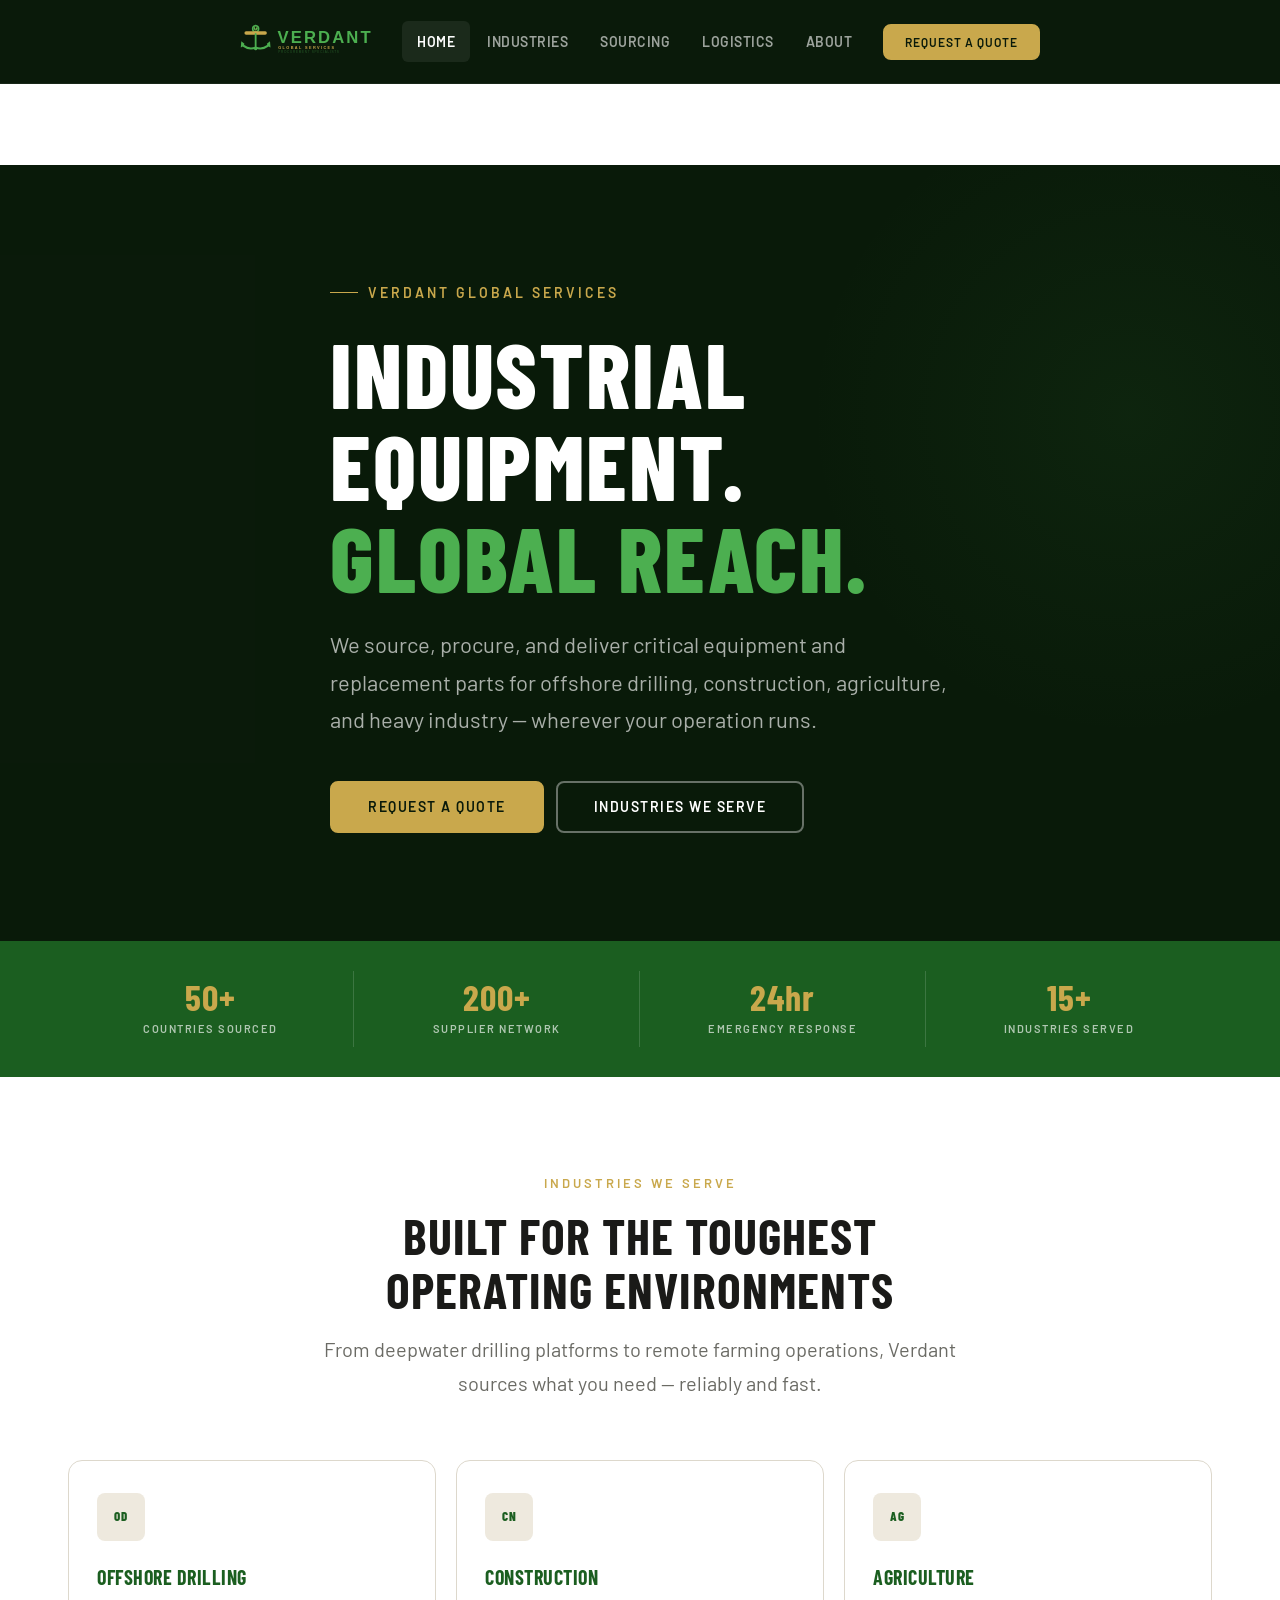
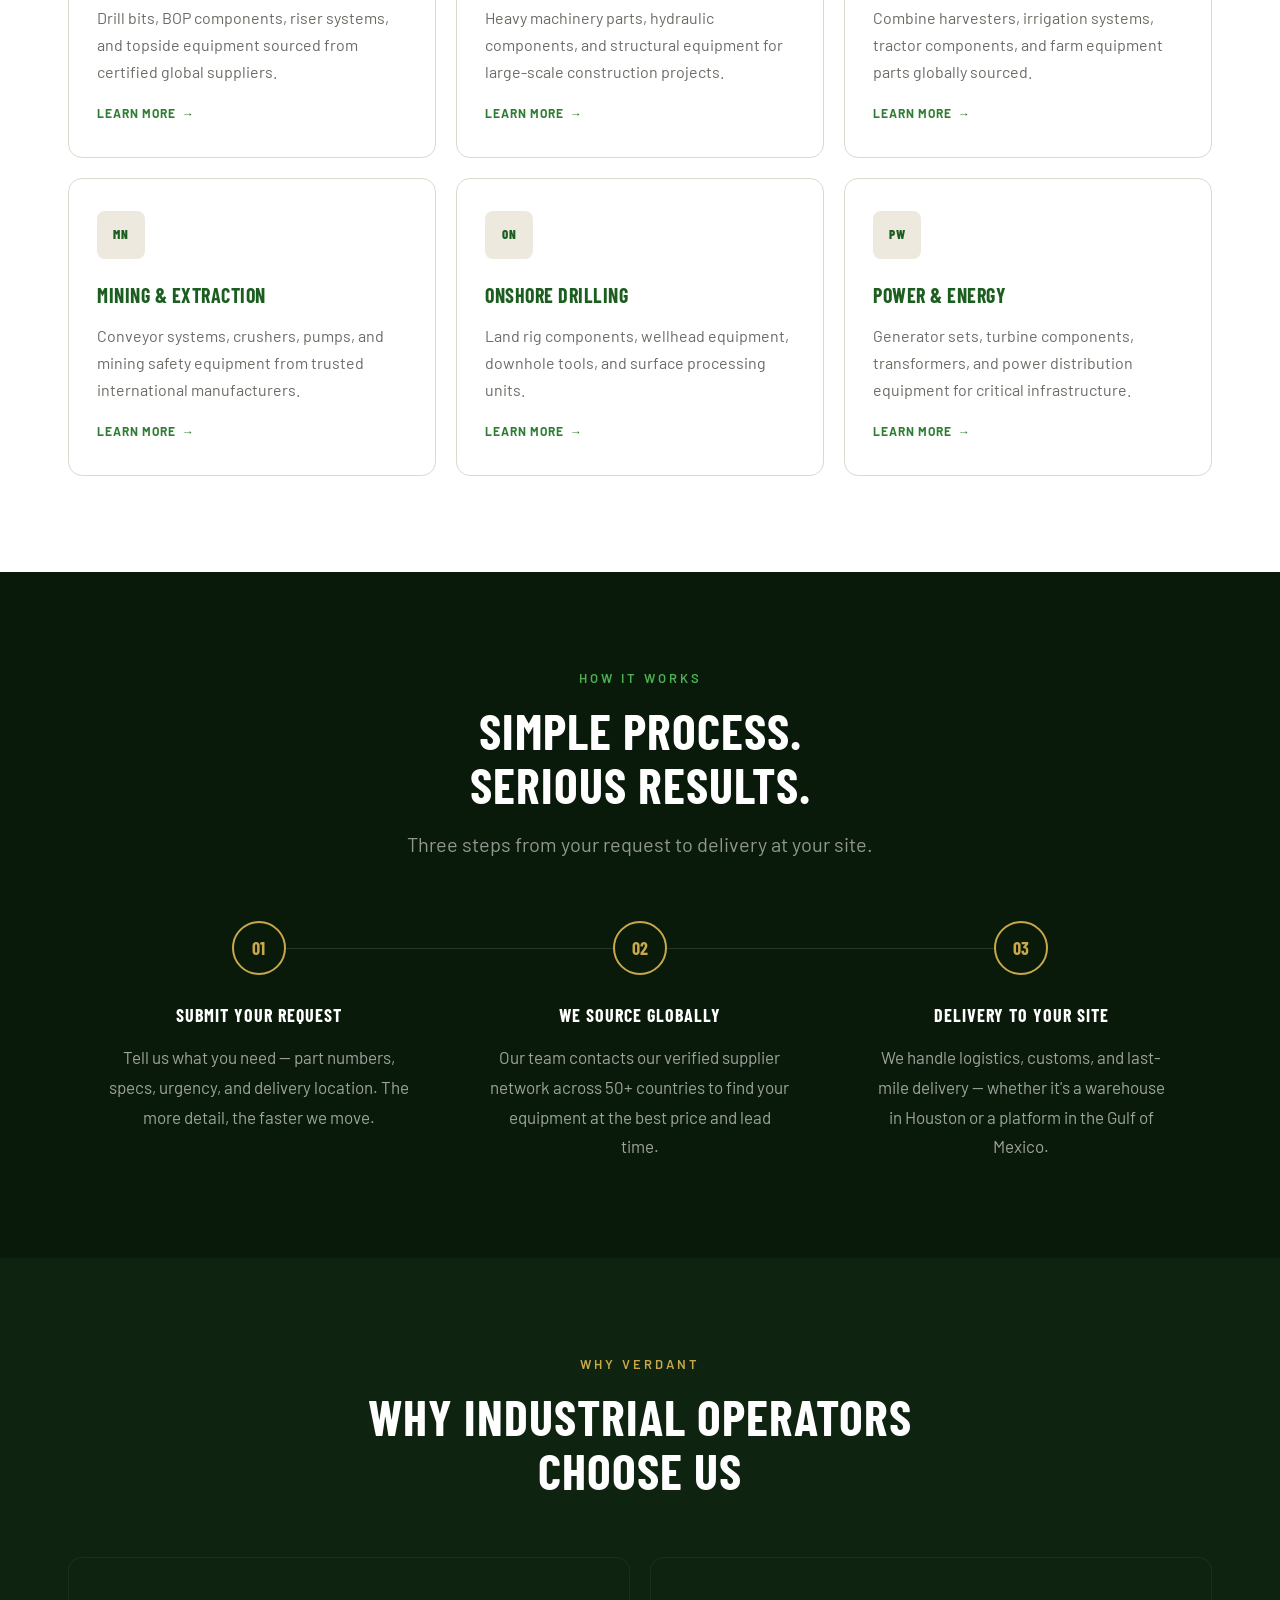
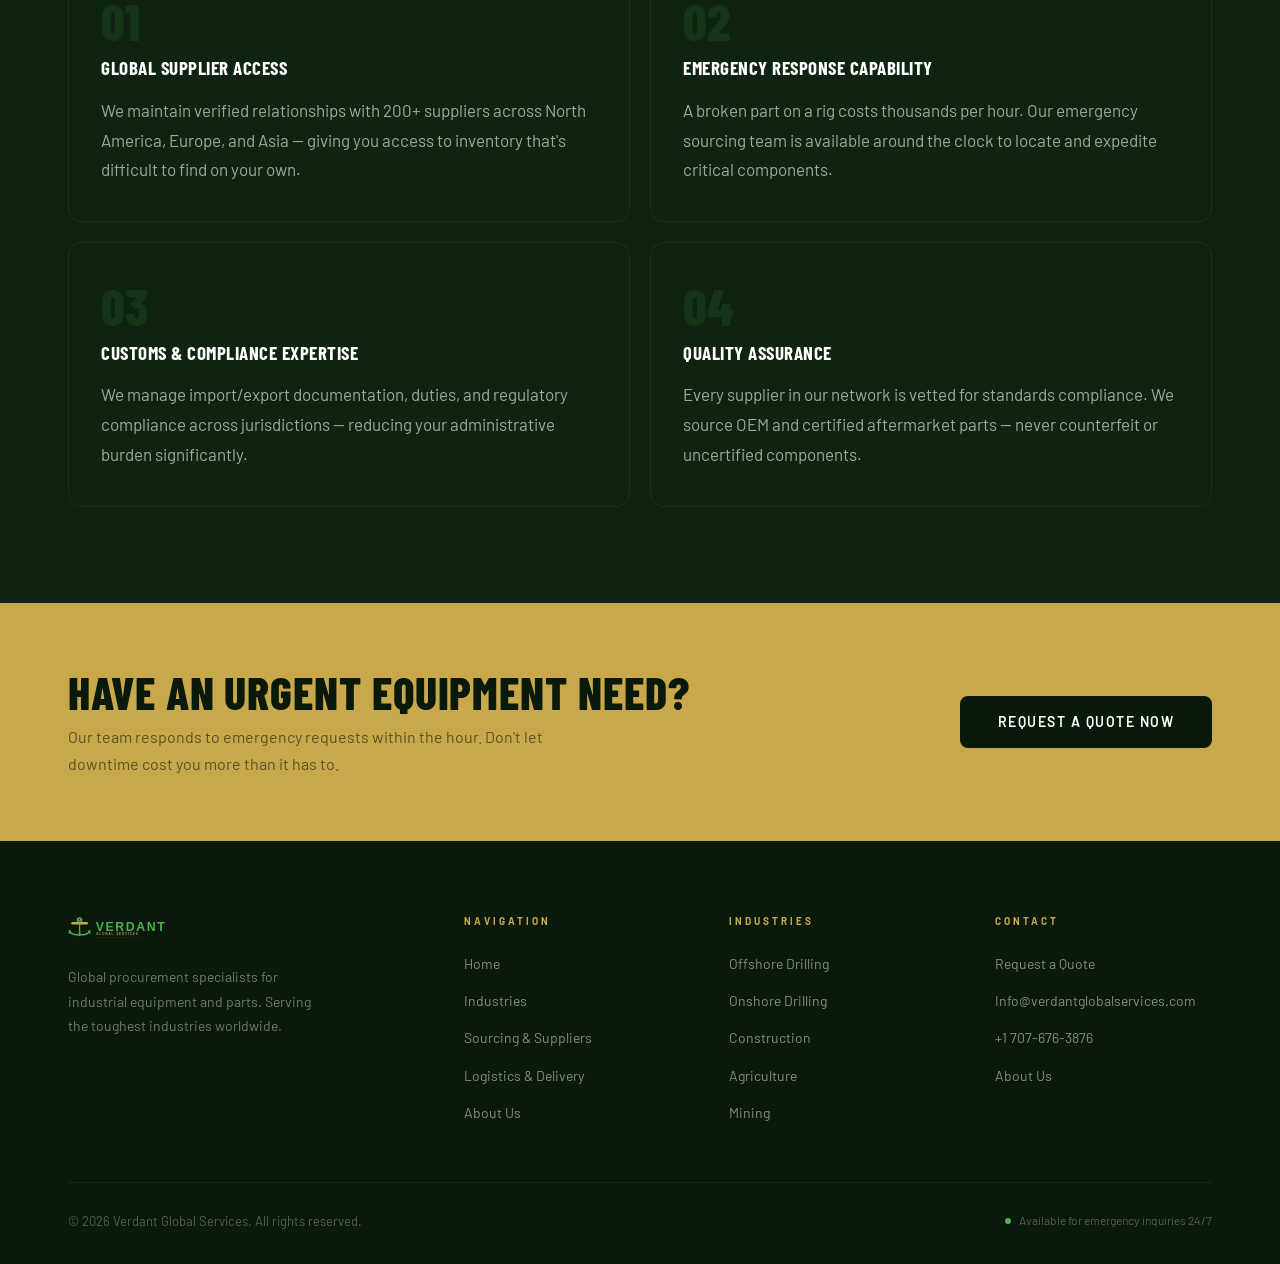
<file: index.html>
<!DOCTYPE html>
<html lang="en">
<head>
  <meta charset="UTF-8">
  <meta name="viewport" content="width=device-width, initial-scale=1.0">
  <title>Verdant Global Services — Industrial Equipment Procurement</title>
  <meta name="description" content="Global procurement specialists for industrial equipment and parts. Serving offshore drilling, construction, agriculture, and heavy industry worldwide.">
  <link rel="icon" type="image/svg+xml" href="brand/verdant-icon-dark.svg">
  <link rel="stylesheet" href="css/styles.css">
</head>
<body>

  <div class="urgency-bar">
    Emergency parts sourcing available 24/7 &mdash; <a href="quote.html">Request immediate assistance &rarr;</a>
  </div>

  <nav class="nav">
    <div class="container">
      <div class="nav-inner">
        <a href="index.html" class="nav-logo">
          <img src="brand/verdant-logo-dark.svg" alt="Verdant Global Services">
        </a>
        <div class="nav-links">
          <a href="index.html" class="nav-link active">Home</a>
          <a href="industries.html" class="nav-link">Industries</a>
          <a href="sourcing.html" class="nav-link">Sourcing</a>
          <a href="logistics.html" class="nav-link">Logistics</a>
          <a href="about.html" class="nav-link">About</a>
        </div>
        <div class="nav-actions">
          <a href="quote.html" class="btn btn-gold btn-sm">Request a Quote</a>
          <button class="hamburger" id="menu-toggle" aria-label="Open menu">
            <span></span><span></span><span></span>
          </button>
        </div>
      </div>
    </div>
  </nav>

  <div class="mobile-menu" id="mobile-menu">
    <a href="index.html" class="nav-link">Home</a>
    <a href="industries.html" class="nav-link">Industries</a>
    <a href="sourcing.html" class="nav-link">Sourcing</a>
    <a href="logistics.html" class="nav-link">Logistics</a>
    <a href="about.html" class="nav-link">About</a>
    <a href="quote.html" class="btn btn-gold">Request a Quote</a>
  </div>

  <main>

    <!-- Hero -->
    <section class="hero" style="margin-top: calc(var(--nav-height) + 40px); background-image: url('https://images.unsplash.com/photo-1690508313456-bf8c851e8319?w=1600&h=900&fit=crop&q=80'); background-size: cover; background-position: center;">
      <div class="hero-img-overlay"></div>
      <div class="container">
        <div class="hero-content">
          <div class="hero-eyebrow">Verdant Global Services</div>
          <h1 class="hero-title">
            Industrial<br>
            Equipment.<br>
            <span class="accent">Global Reach.</span>
          </h1>
          <p class="hero-sub">
            We source, procure, and deliver critical equipment and replacement parts for offshore drilling, construction, agriculture, and heavy industry — wherever your operation runs.
          </p>
          <div class="hero-actions">
            <a href="quote.html" class="btn btn-gold btn-lg">Request a Quote</a>
            <a href="industries.html" class="btn btn-outline-light btn-lg">Industries We Serve</a>
          </div>
        </div>
      </div>
    </section>

    <!-- Stats Bar -->
    <div class="stats-bar">
      <div class="container">
        <div class="stats-grid">
          <div class="stat-item">
            <div class="stat-number">50+</div>
            <div class="stat-label">Countries Sourced</div>
          </div>
          <div class="stat-item">
            <div class="stat-number">200+</div>
            <div class="stat-label">Supplier Network</div>
          </div>
          <div class="stat-item">
            <div class="stat-number">24hr</div>
            <div class="stat-label">Emergency Response</div>
          </div>
          <div class="stat-item">
            <div class="stat-number">15+</div>
            <div class="stat-label">Industries Served</div>
          </div>
        </div>
      </div>
    </div>

    <!-- Industries -->
    <section class="section">
      <div class="container">
        <div class="section-header">
          <span class="eyebrow">Industries We Serve</span>
          <h2 class="display-2">Built for the Toughest<br>Operating Environments</h2>
          <p>From deepwater drilling platforms to remote farming operations, Verdant sources what you need — reliably and fast.</p>
        </div>
        <div class="industries-grid">
          <a href="industries.html#offshore" class="industry-card">
            <div class="industry-icon">OD</div>
            <h3>Offshore Drilling</h3>
            <p>Drill bits, BOP components, riser systems, and topside equipment sourced from certified global suppliers.</p>
            <span class="card-link">Learn more</span>
          </a>
          <a href="industries.html#construction" class="industry-card">
            <div class="industry-icon">CN</div>
            <h3>Construction</h3>
            <p>Heavy machinery parts, hydraulic components, and structural equipment for large-scale construction projects.</p>
            <span class="card-link">Learn more</span>
          </a>
          <a href="industries.html#agriculture" class="industry-card">
            <div class="industry-icon">AG</div>
            <h3>Agriculture</h3>
            <p>Combine harvesters, irrigation systems, tractor components, and farm equipment parts globally sourced.</p>
            <span class="card-link">Learn more</span>
          </a>
          <a href="industries.html#mining" class="industry-card">
            <div class="industry-icon">MN</div>
            <h3>Mining & Extraction</h3>
            <p>Conveyor systems, crushers, pumps, and mining safety equipment from trusted international manufacturers.</p>
            <span class="card-link">Learn more</span>
          </a>
          <a href="industries.html#onshore" class="industry-card">
            <div class="industry-icon">ON</div>
            <h3>Onshore Drilling</h3>
            <p>Land rig components, wellhead equipment, downhole tools, and surface processing units.</p>
            <span class="card-link">Learn more</span>
          </a>
          <a href="industries.html#power" class="industry-card">
            <div class="industry-icon">PW</div>
            <h3>Power & Energy</h3>
            <p>Generator sets, turbine components, transformers, and power distribution equipment for critical infrastructure.</p>
            <span class="card-link">Learn more</span>
          </a>
        </div>
      </div>
    </section>

    <!-- Process -->
    <section class="section section-dark">
      <div class="container">
        <div class="section-header">
          <span class="eyebrow eyebrow-green">How It Works</span>
          <h2 class="display-2" style="color: var(--white);">Simple Process.<br>Serious Results.</h2>
          <p>Three steps from your request to delivery at your site.</p>
        </div>
        <div class="process-grid">
          <div class="process-step">
            <div class="step-number">01</div>
            <h3>Submit Your Request</h3>
            <p>Tell us what you need &mdash; part numbers, specs, urgency, and delivery location. The more detail, the faster we move.</p>
          </div>
          <div class="process-step">
            <div class="step-number">02</div>
            <h3>We Source Globally</h3>
            <p>Our team contacts our verified supplier network across 50+ countries to find your equipment at the best price and lead time.</p>
          </div>
          <div class="process-step">
            <div class="step-number">03</div>
            <h3>Delivery to Your Site</h3>
            <p>We handle logistics, customs, and last-mile delivery &mdash; whether it's a warehouse in Houston or a platform in the Gulf of Mexico.</p>
          </div>
        </div>
      </div>
    </section>

    <!-- Why Verdant -->
    <section class="section section-dark-2">
      <div class="container">
        <div class="section-header">
          <span class="eyebrow">Why Verdant</span>
          <h2 class="display-2" style="color: var(--white);">Why Industrial Operators<br>Choose Us</h2>
        </div>
        <div class="why-grid">
          <div class="why-card">
            <div class="why-card-num">01</div>
            <h3>Global Supplier Access</h3>
            <p>We maintain verified relationships with 200+ suppliers across North America, Europe, and Asia &mdash; giving you access to inventory that's difficult to find on your own.</p>
          </div>
          <div class="why-card">
            <div class="why-card-num">02</div>
            <h3>Emergency Response Capability</h3>
            <p>A broken part on a rig costs thousands per hour. Our emergency sourcing team is available around the clock to locate and expedite critical components.</p>
          </div>
          <div class="why-card">
            <div class="why-card-num">03</div>
            <h3>Customs & Compliance Expertise</h3>
            <p>We manage import/export documentation, duties, and regulatory compliance across jurisdictions &mdash; reducing your administrative burden significantly.</p>
          </div>
          <div class="why-card">
            <div class="why-card-num">04</div>
            <h3>Quality Assurance</h3>
            <p>Every supplier in our network is vetted for standards compliance. We source OEM and certified aftermarket parts &mdash; never counterfeit or uncertified components.</p>
          </div>
        </div>
      </div>
    </section>

    <!-- CTA Banner -->
    <div class="cta-banner">
      <div class="container">
        <div class="cta-banner-inner">
          <div>
            <h2>Have an Urgent Equipment Need?</h2>
            <p>Our team responds to emergency requests within the hour. Don't let downtime cost you more than it has to.</p>
          </div>
          <a href="quote.html" class="btn btn-dark btn-lg">Request a Quote Now</a>
        </div>
      </div>
    </div>

  </main>

  <footer class="footer">
    <div class="container">
      <div class="footer-grid">
        <div class="footer-brand">
          <div class="footer-logo">
            <img src="brand/verdant-logo-dark.svg" alt="Verdant Global Services">
          </div>
          <p>Global procurement specialists for industrial equipment and parts. Serving the toughest industries worldwide.</p>
        </div>
        <div class="footer-col">
          <h4>Navigation</h4>
          <ul>
            <li><a href="index.html">Home</a></li>
            <li><a href="industries.html">Industries</a></li>
            <li><a href="sourcing.html">Sourcing & Suppliers</a></li>
            <li><a href="logistics.html">Logistics & Delivery</a></li>
            <li><a href="about.html">About Us</a></li>
          </ul>
        </div>
        <div class="footer-col">
          <h4>Industries</h4>
          <ul>
            <li><a href="industries.html#offshore">Offshore Drilling</a></li>
            <li><a href="industries.html#onshore">Onshore Drilling</a></li>
            <li><a href="industries.html#construction">Construction</a></li>
            <li><a href="industries.html#agriculture">Agriculture</a></li>
            <li><a href="industries.html#mining">Mining</a></li>
          </ul>
        </div>
        <div class="footer-col">
          <h4>Contact</h4>
          <ul>
            <li><a href="quote.html">Request a Quote</a></li>
            <li><a href="mailto:Info@verdantglobalservices.com">Info@verdantglobalservices.com</a></li>
            <li><a href="tel:+17076763876">+1 707-676-3876</a></li>
            <li><a href="about.html">About Us</a></li>
          </ul>
        </div>
      </div>
      <div class="footer-bottom">
        <p>&copy; 2026 Verdant Global Services. All rights reserved.</p>
        <div class="footer-badge">Available for emergency inquiries 24/7</div>
      </div>
    </div>
  </footer>

  <script src="js/main.js"></script>
</body>
</html>
</file>
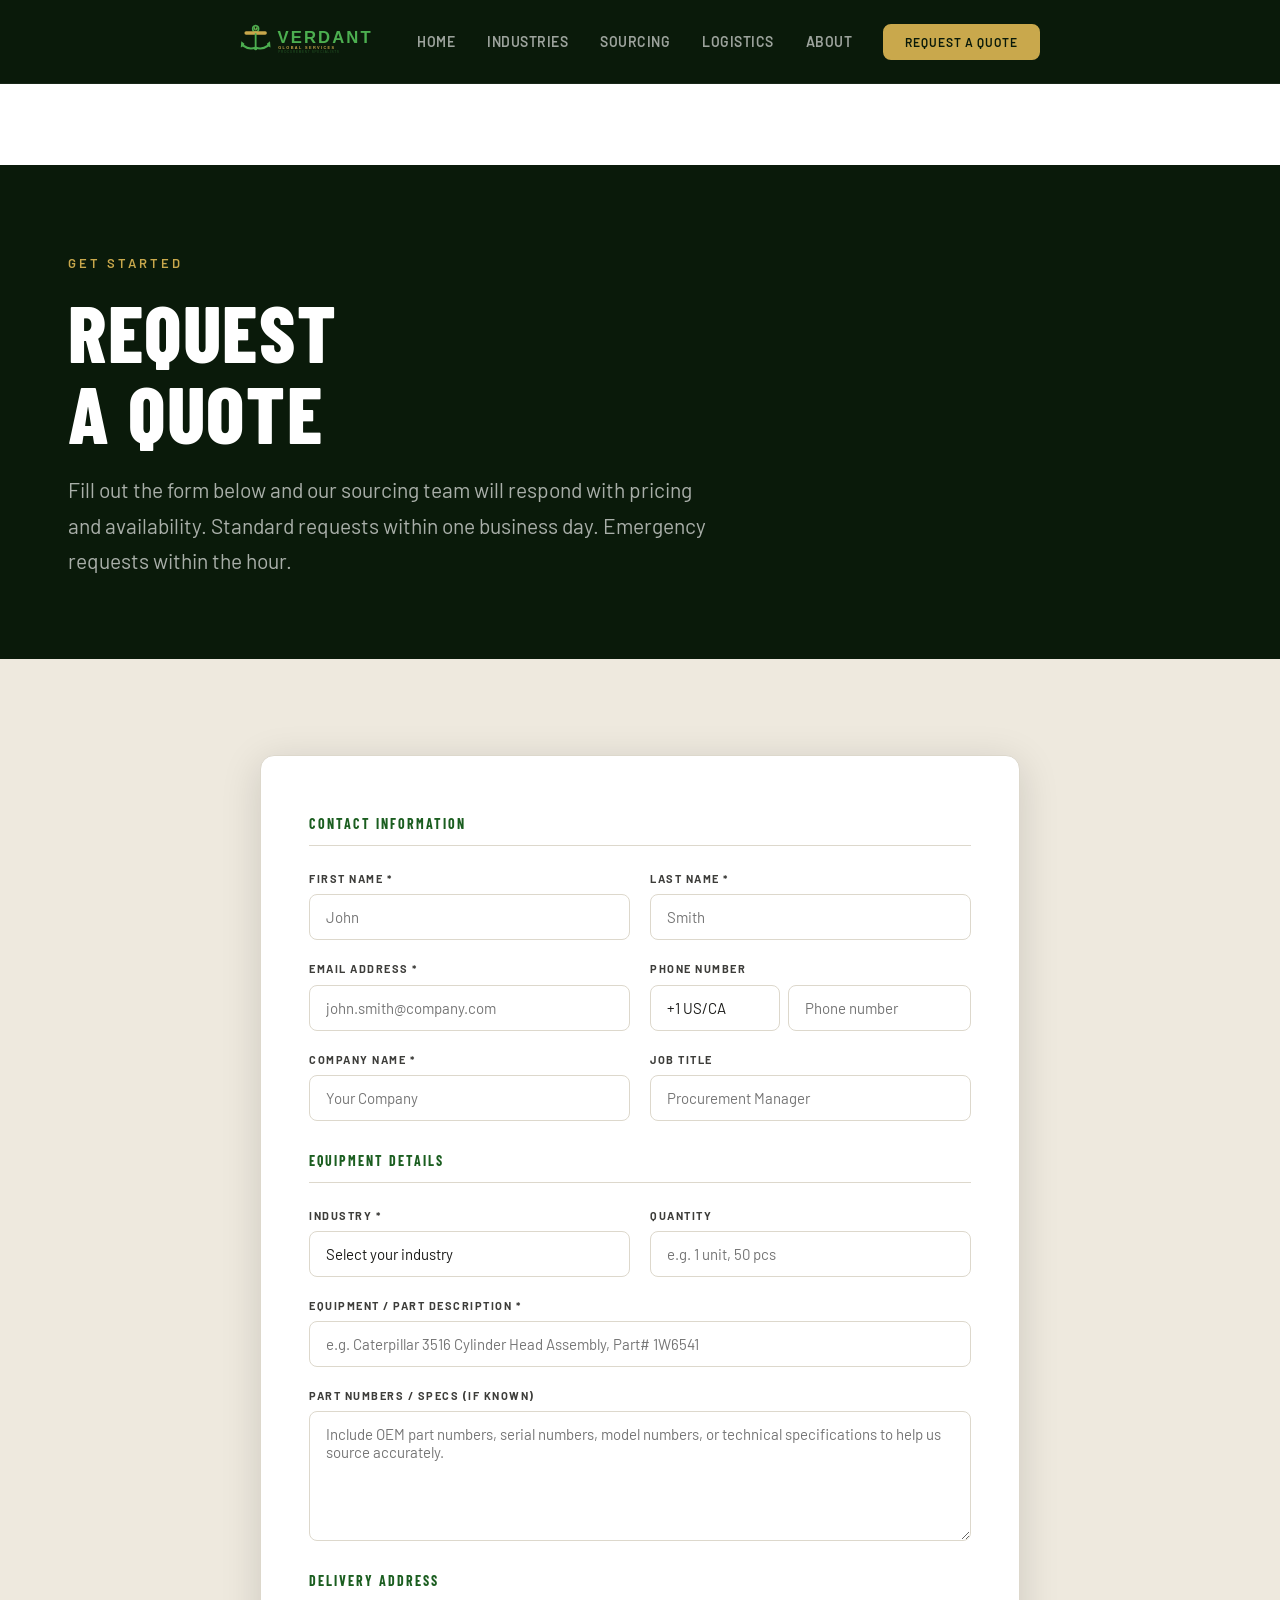
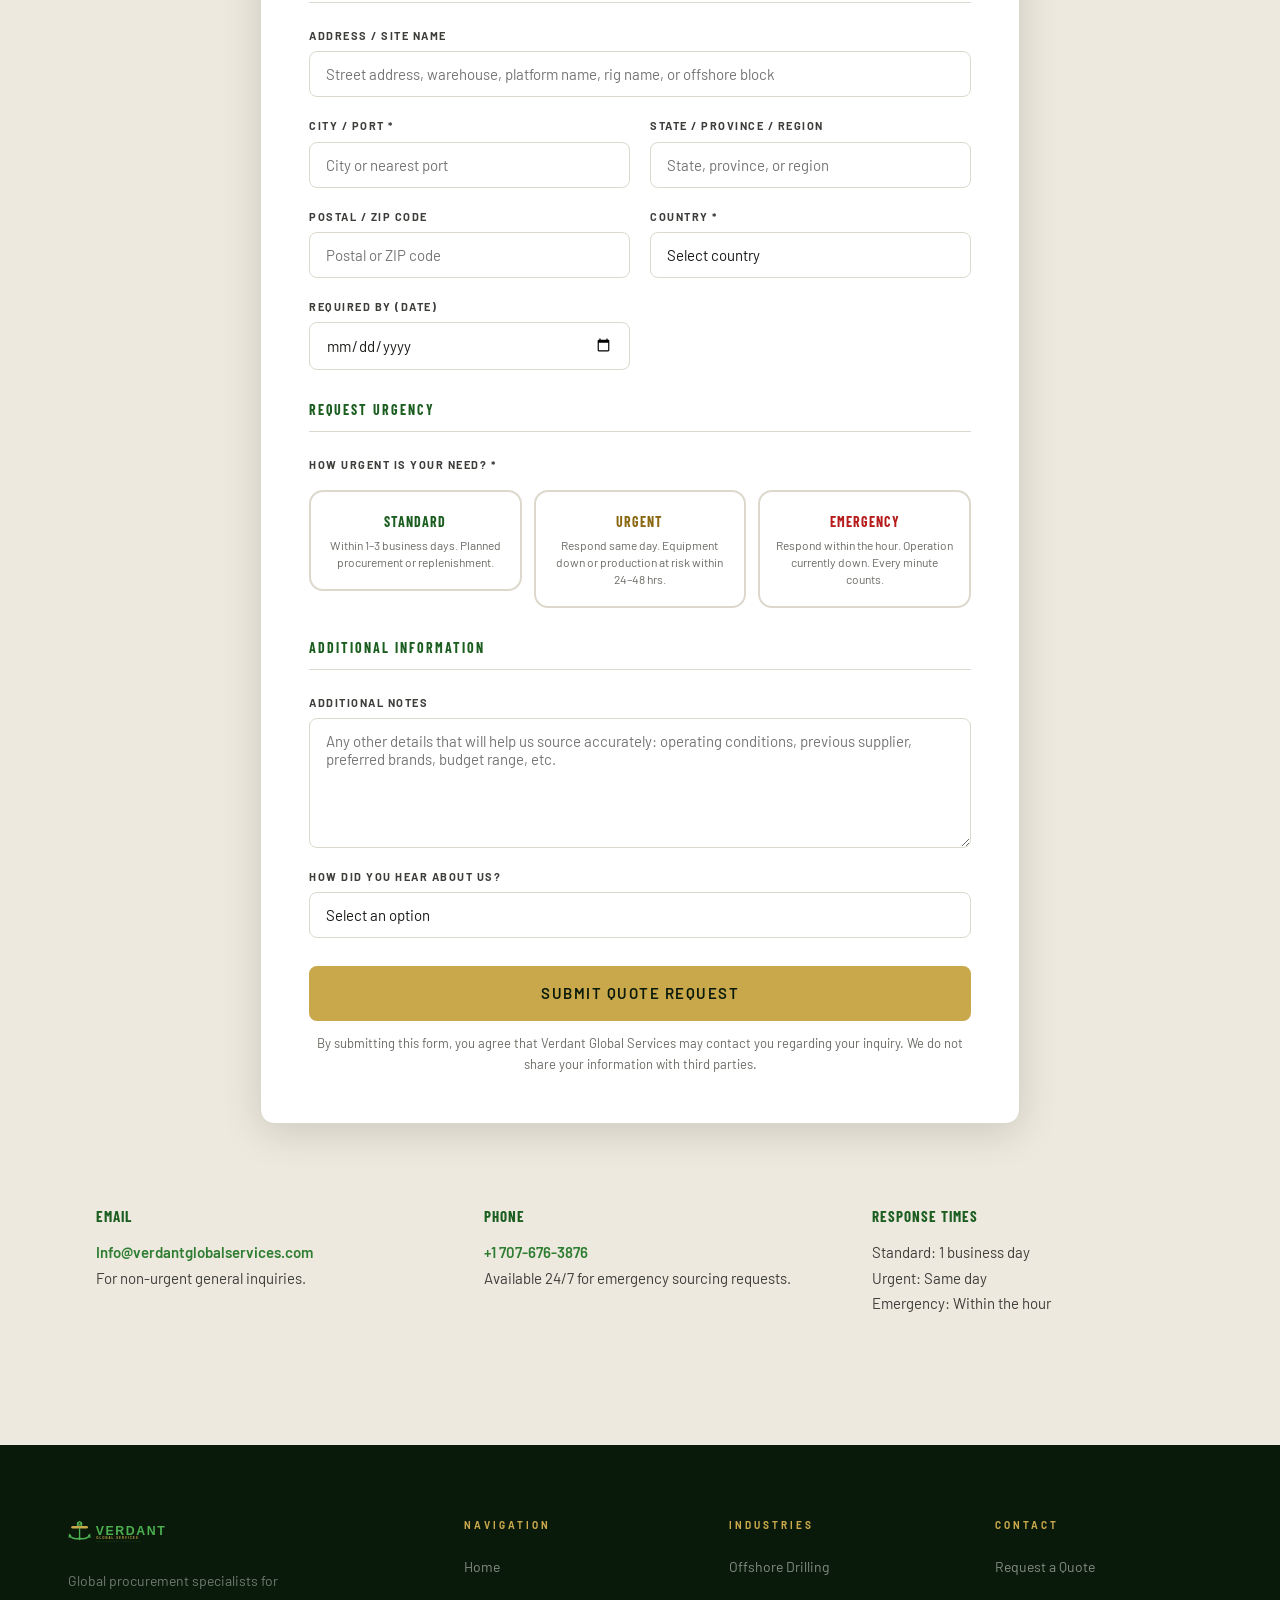
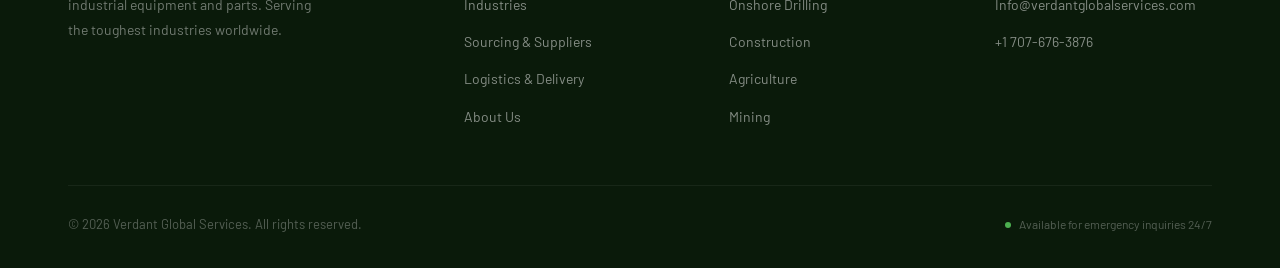
<file: quote.html>
<!DOCTYPE html>
<html lang="en">
<head>
  <meta charset="UTF-8">
  <meta name="viewport" content="width=device-width, initial-scale=1.0">
  <title>Request a Quote — Verdant Global Services</title>
  <meta name="description" content="Submit an equipment or parts inquiry to Verdant Global Services. We respond within one business day, and within the hour for emergencies.">
  <link rel="icon" type="image/svg+xml" href="brand/verdant-icon-dark.svg">
  <link rel="stylesheet" href="css/styles.css">
</head>
<body>

  <div class="urgency-bar">
    Emergency parts sourcing available 24/7 &mdash; Use the form below and select <strong>Emergency</strong> urgency
  </div>

  <nav class="nav">
    <div class="container">
      <div class="nav-inner">
        <a href="index.html" class="nav-logo">
          <img src="brand/verdant-logo-dark.svg" alt="Verdant Global Services">
        </a>
        <div class="nav-links">
          <a href="index.html" class="nav-link">Home</a>
          <a href="industries.html" class="nav-link">Industries</a>
          <a href="sourcing.html" class="nav-link">Sourcing</a>
          <a href="logistics.html" class="nav-link">Logistics</a>
          <a href="about.html" class="nav-link">About</a>
        </div>
        <div class="nav-actions">
          <a href="quote.html" class="btn btn-gold btn-sm active">Request a Quote</a>
          <button class="hamburger" id="menu-toggle" aria-label="Open menu">
            <span></span><span></span><span></span>
          </button>
        </div>
      </div>
    </div>
  </nav>

  <div class="mobile-menu" id="mobile-menu">
    <a href="index.html" class="nav-link">Home</a>
    <a href="industries.html" class="nav-link">Industries</a>
    <a href="sourcing.html" class="nav-link">Sourcing</a>
    <a href="logistics.html" class="nav-link">Logistics</a>
    <a href="about.html" class="nav-link">About</a>
    <a href="quote.html" class="btn btn-gold">Request a Quote</a>
  </div>

  <main>

    <!-- Page Hero -->
    <div class="page-hero" style="margin-top: calc(var(--nav-height) + 40px);">
      <div class="container">
        <span class="eyebrow">Get Started</span>
        <h1 class="display-1" style="color: var(--white); margin-top: 14px;">Request<br>a Quote</h1>
        <p class="page-hero-desc">
          Fill out the form below and our sourcing team will respond with pricing and availability. Standard requests within one business day. Emergency requests within the hour.
        </p>
      </div>
    </div>

    <!-- Form Section -->
    <section class="section section-cream">
      <div class="container">
        <div class="form-wrap">

          <!-- ================================================================
               FORMSPREE SETUP:
               1. Sign up free at https://formspree.io
               2. Create a new form
               3. Replace "YOUR_FORM_ID" in the action below with your form ID
               Example: action="https://formspree.io/f/xpwzqrla"
               Formspree will email you every submission automatically.
               ================================================================ -->
          <form
            id="quote-form"
            action="https://formspree.io/f/xeewkdwl"
            method="POST"
          >

            <div class="form-grid">

              <!-- Contact Info -->
              <div class="form-section-title">Contact Information</div>

              <div class="form-group">
                <label class="form-label" for="first-name">First Name *</label>
                <input class="form-control" type="text" id="first-name" name="first_name" required placeholder="John">
              </div>

              <div class="form-group">
                <label class="form-label" for="last-name">Last Name *</label>
                <input class="form-control" type="text" id="last-name" name="last_name" required placeholder="Smith">
              </div>

              <div class="form-group">
                <label class="form-label" for="email">Email Address *</label>
                <input class="form-control" type="email" id="email" name="email" required placeholder="john.smith@company.com">
              </div>

              <div class="form-group">
                <label class="form-label" for="phone">Phone Number</label>
                <div class="phone-group">
                  <select class="form-control code-select" name="phone_country_code" id="phone-code">
                    <option value="+1">+1 US/CA</option>
                    <option value="+44">+44 UK</option>
                    <option value="+234">+234 NG</option>
                    <option value="+966">+966 SA</option>
                    <option value="+971">+971 UAE</option>
                    <option value="+974">+974 QA</option>
                    <option value="+965">+965 KW</option>
                    <option value="+968">+968 OM</option>
                    <option value="+964">+964 IQ</option>
                    <option value="+973">+973 BH</option>
                    <option value="+47">+47 NO</option>
                    <option value="+55">+55 BR</option>
                    <option value="+61">+61 AU</option>
                    <option value="+91">+91 IN</option>
                    <option value="+60">+60 MY</option>
                    <option value="+62">+62 ID</option>
                    <option value="+52">+52 MX</option>
                    <option value="+57">+57 CO</option>
                    <option value="+58">+58 VE</option>
                    <option value="+244">+244 AO</option>
                    <option value="+258">+258 MZ</option>
                    <option value="+27">+27 ZA</option>
                    <option value="+20">+20 EG</option>
                    <option value="+213">+213 DZ</option>
                    <option value="+218">+218 LY</option>
                    <option value="+241">+241 GA</option>
                    <option value="+240">+240 GQ</option>
                    <option value="+242">+242 CG</option>
                    <option value="+233">+233 GH</option>
                    <option value="+7">+7 RU</option>
                    <option value="+7">+7 KZ</option>
                    <option value="+994">+994 AZ</option>
                    <option value="+63">+63 PH</option>
                    <option value="+84">+84 VN</option>
                    <option value="+86">+86 CN</option>
                    <option value="+82">+82 KR</option>
                    <option value="+81">+81 JP</option>
                    <option value="+49">+49 DE</option>
                    <option value="+31">+31 NL</option>
                    <option value="+33">+33 FR</option>
                    <option value="+34">+34 ES</option>
                    <option value="+39">+39 IT</option>
                    <option value="+48">+48 PL</option>
                    <option value="+54">+54 AR</option>
                    <option value="+593">+593 EC</option>
                    <option value="+1-868">+1-868 TT</option>
                    <option value="+675">+675 PG</option>
                    <option value="+64">+64 NZ</option>
                    <option value="+65">+65 SG</option>
                    <option value="+92">+92 PK</option>
                    <option value="+880">+880 BD</option>
                  </select>
                  <input class="form-control" type="tel" id="phone" name="phone_number" placeholder="Phone number">
                </div>
              </div>

              <div class="form-group">
                <label class="form-label" for="company">Company Name *</label>
                <input class="form-control" type="text" id="company" name="company" required placeholder="Your Company">
              </div>

              <div class="form-group">
                <label class="form-label" for="job-title">Job Title</label>
                <input class="form-control" type="text" id="job-title" name="job_title" placeholder="Procurement Manager">
              </div>

              <!-- Equipment Details -->
              <div class="form-section-title">Equipment Details</div>

              <div class="form-group">
                <label class="form-label" for="industry">Industry *</label>
                <select class="form-control" id="industry" name="industry" required>
                  <option value="" disabled selected>Select your industry</option>
                  <option value="offshore-drilling">Offshore Drilling</option>
                  <option value="onshore-drilling">Onshore Drilling</option>
                  <option value="construction">Construction</option>
                  <option value="agriculture">Agriculture</option>
                  <option value="mining">Mining & Extraction</option>
                  <option value="power-energy">Power & Energy</option>
                  <option value="marine">Marine & Maritime</option>
                  <option value="other">Other</option>
                </select>
              </div>

              <div class="form-group">
                <label class="form-label" for="quantity">Quantity</label>
                <input class="form-control" type="text" id="quantity" name="quantity" placeholder="e.g. 1 unit, 50 pcs">
              </div>

              <div class="form-group form-full">
                <label class="form-label" for="equipment">Equipment / Part Description *</label>
                <input class="form-control" type="text" id="equipment" name="equipment" required placeholder="e.g. Caterpillar 3516 Cylinder Head Assembly, Part# 1W6541">
              </div>

              <div class="form-group form-full">
                <label class="form-label" for="part-numbers">Part Numbers / Specs (if known)</label>
                <textarea class="form-control" id="part-numbers" name="part_numbers" rows="3" placeholder="Include OEM part numbers, serial numbers, model numbers, or technical specifications to help us source accurately."></textarea>
              </div>

              <div class="form-section-title" style="grid-column:1/-1">Delivery Address</div>

              <div class="form-group form-full">
                <label class="form-label" for="address">Address / Site Name</label>
                <input class="form-control" type="text" id="address" name="address" placeholder="Street address, warehouse, platform name, rig name, or offshore block">
              </div>

              <div class="form-group">
                <label class="form-label" for="city">City / Port *</label>
                <input class="form-control" type="text" id="city" name="city" required placeholder="City or nearest port">
              </div>

              <div class="form-group">
                <label class="form-label" for="state">State / Province / Region</label>
                <input class="form-control" type="text" id="state" name="state" placeholder="State, province, or region">
              </div>

              <div class="form-group">
                <label class="form-label" for="postal-code">Postal / ZIP Code</label>
                <input class="form-control" type="text" id="postal-code" name="postal_code" placeholder="Postal or ZIP code">
              </div>

              <div class="form-group">
                <label class="form-label" for="country">Country *</label>
                <select class="form-control" id="country" name="country" required>
                  <option value="" disabled selected>Select country</option>
                  <optgroup label="Most Active Markets">
                    <option>Nigeria</option>
                    <option>Saudi Arabia</option>
                    <option>United Arab Emirates</option>
                    <option>Qatar</option>
                    <option>Kuwait</option>
                    <option>Iraq</option>
                    <option>Oman</option>
                    <option>Bahrain</option>
                    <option>Norway</option>
                    <option>United Kingdom</option>
                    <option>United States</option>
                    <option>Canada</option>
                    <option>Brazil</option>
                    <option>Angola</option>
                    <option>Mozambique</option>
                    <option>Ghana</option>
                    <option>Equatorial Guinea</option>
                    <option>Gabon</option>
                    <option>Republic of Congo</option>
                    <option>Algeria</option>
                    <option>Libya</option>
                    <option>Egypt</option>
                    <option>South Africa</option>
                    <option>Malaysia</option>
                    <option>Indonesia</option>
                    <option>Australia</option>
                    <option>India</option>
                    <option>Kazakhstan</option>
                    <option>Azerbaijan</option>
                    <option>Mexico</option>
                    <option>Colombia</option>
                    <option>Trinidad and Tobago</option>
                  </optgroup>
                  <optgroup label="All Countries">
                    <option>Afghanistan</option><option>Albania</option><option>Argentina</option>
                    <option>Armenia</option><option>Austria</option><option>Bangladesh</option>
                    <option>Belgium</option><option>Bolivia</option><option>Cameroon</option>
                    <option>Chile</option><option>China</option><option>Croatia</option>
                    <option>Czech Republic</option><option>Democratic Republic of Congo</option>
                    <option>Denmark</option><option>Ecuador</option><option>Ethiopia</option>
                    <option>Finland</option><option>France</option><option>Germany</option>
                    <option>Greece</option><option>Guatemala</option><option>Guinea</option>
                    <option>Hungary</option><option>Iran</option><option>Ireland</option>
                    <option>Israel</option><option>Italy</option><option>Ivory Coast</option>
                    <option>Japan</option><option>Jordan</option><option>Kenya</option>
                    <option>Lebanon</option><option>Liberia</option><option>Madagascar</option>
                    <option>Malawi</option><option>Malta</option><option>Mauritania</option>
                    <option>Morocco</option><option>Myanmar</option><option>Namibia</option>
                    <option>Netherlands</option><option>New Zealand</option><option>Niger</option>
                    <option>Pakistan</option><option>Panama</option><option>Papua New Guinea</option>
                    <option>Paraguay</option><option>Peru</option><option>Philippines</option>
                    <option>Poland</option><option>Portugal</option><option>Romania</option>
                    <option>Russia</option><option>Rwanda</option><option>Senegal</option>
                    <option>Sierra Leone</option><option>Singapore</option><option>Somalia</option>
                    <option>South Korea</option><option>South Sudan</option><option>Spain</option>
                    <option>Sudan</option><option>Sweden</option><option>Switzerland</option>
                    <option>Syria</option><option>Tanzania</option><option>Thailand</option>
                    <option>Tunisia</option><option>Turkey</option><option>Uganda</option>
                    <option>Ukraine</option><option>Uruguay</option><option>Venezuela</option>
                    <option>Vietnam</option><option>Yemen</option><option>Zambia</option>
                    <option>Zimbabwe</option><option>Other</option>
                  </optgroup>
                </select>
              </div>

              <div class="form-group">
                <label class="form-label" for="required-by">Required By (Date)</label>
                <input class="form-control" type="date" id="required-by" name="required_by">
              </div>

              <!-- Urgency -->
              <div class="form-section-title">Request Urgency</div>

              <div class="form-group form-full">
                <label class="form-label" style="margin-bottom: 10px;">How urgent is your need? *</label>
                <div class="urgency-group">
                  <div class="urgency-option">
                    <input type="radio" id="urgency-standard" name="urgency" value="Standard" required>
                    <label class="urgency-label" for="urgency-standard">
                      <div class="urgency-tag">Standard</div>
                      <div class="urgency-desc">Within 1&ndash;3 business days. Planned procurement or replenishment.</div>
                    </label>
                  </div>
                  <div class="urgency-option">
                    <input type="radio" id="urgency-urgent" name="urgency" value="Urgent">
                    <label class="urgency-label" for="urgency-urgent">
                      <div class="urgency-tag" style="color: var(--gold-dark);">Urgent</div>
                      <div class="urgency-desc">Respond same day. Equipment down or production at risk within 24&ndash;48 hrs.</div>
                    </label>
                  </div>
                  <div class="urgency-option">
                    <input type="radio" id="urgency-emergency" name="urgency" value="Emergency">
                    <label class="urgency-label" for="urgency-emergency">
                      <div class="urgency-tag" style="color: #b71c1c;">Emergency</div>
                      <div class="urgency-desc">Respond within the hour. Operation currently down. Every minute counts.</div>
                    </label>
                  </div>
                </div>
              </div>

              <!-- Additional Notes -->
              <div class="form-section-title">Additional Information</div>

              <div class="form-group form-full">
                <label class="form-label" for="notes">Additional Notes</label>
                <textarea class="form-control" id="notes" name="notes" rows="4" placeholder="Any other details that will help us source accurately: operating conditions, previous supplier, preferred brands, budget range, etc."></textarea>
              </div>

              <!-- How did you hear -->
              <div class="form-group form-full">
                <label class="form-label" for="source">How did you hear about us?</label>
                <select class="form-control" id="source" name="source">
                  <option value="" disabled selected>Select an option</option>
                  <option value="google">Google / Search</option>
                  <option value="referral">Referral from colleague</option>
                  <option value="linkedin">LinkedIn</option>
                  <option value="trade-show">Trade Show / Conference</option>
                  <option value="other">Other</option>
                </select>
              </div>

              <!-- Hidden field for form identification -->
              <input type="hidden" name="_subject" value="New Quote Request — Verdant Global Services">

              <!-- Submit -->
              <div class="form-submit form-full">
                <button type="submit" class="btn btn-gold btn-lg form-submit-btn" style="width: 100%; font-size: 15px; padding: 18px;">
                  Submit Quote Request
                </button>
                <p class="form-note" style="margin-top: 12px; text-align: center;">
                  By submitting this form, you agree that Verdant Global Services may contact you regarding your inquiry. We do not share your information with third parties.
                </p>
              </div>

            </div>
          </form>

          <!-- Success Message (shown after submission) -->
          <div id="form-success" class="form-success">
            <h3>Request Received</h3>
            <p>Thank you for your inquiry. Our sourcing team will review your request and respond within the timeframe matching your selected urgency level. Check your email for a confirmation.</p>
            <p style="margin-top: 8px; font-size: 13px; color: #888;">If this is an emergency and you don't hear back within 30 minutes, please call us directly at <a href="tel:+17076763876" style="color: var(--green-mid); font-weight: 600;">+1 707-676-3876</a>.</p>
          </div>

        </div>

        <!-- Contact info below form -->
        <div class="contact-grid">
          <div class="contact-card">
            <h4>Email</h4>
            <p><a href="mailto:Info@verdantglobalservices.com">Info@verdantglobalservices.com</a><br>For non-urgent general inquiries.</p>
          </div>
          <div class="contact-card">
            <h4>Phone</h4>
            <p><a href="tel:+17076763876">+1 707-676-3876</a><br>Available 24/7 for emergency sourcing requests.</p>
          </div>
          <div class="contact-card">
            <h4>Response Times</h4>
            <p>Standard: 1 business day<br>Urgent: Same day<br>Emergency: Within the hour</p>
          </div>
        </div>

      </div>
    </section>

  </main>

  <footer class="footer">
    <div class="container">
      <div class="footer-grid">
        <div class="footer-brand">
          <div class="footer-logo"><img src="brand/verdant-logo-dark.svg" alt="Verdant Global Services"></div>
          <p>Global procurement specialists for industrial equipment and parts. Serving the toughest industries worldwide.</p>
        </div>
        <div class="footer-col">
          <h4>Navigation</h4>
          <ul>
            <li><a href="index.html">Home</a></li>
            <li><a href="industries.html">Industries</a></li>
            <li><a href="sourcing.html">Sourcing & Suppliers</a></li>
            <li><a href="logistics.html">Logistics & Delivery</a></li>
            <li><a href="about.html">About Us</a></li>
          </ul>
        </div>
        <div class="footer-col">
          <h4>Industries</h4>
          <ul>
            <li><a href="industries.html#offshore">Offshore Drilling</a></li>
            <li><a href="industries.html#onshore">Onshore Drilling</a></li>
            <li><a href="industries.html#construction">Construction</a></li>
            <li><a href="industries.html#agriculture">Agriculture</a></li>
            <li><a href="industries.html#mining">Mining</a></li>
          </ul>
        </div>
        <div class="footer-col">
          <h4>Contact</h4>
          <ul>
            <li><a href="quote.html">Request a Quote</a></li>
            <li><a href="mailto:Info@verdantglobalservices.com">Info@verdantglobalservices.com</a></li>
            <li><a href="tel:+17076763876">+1 707-676-3876</a></li>
          </ul>
        </div>
      </div>
      <div class="footer-bottom">
        <p>&copy; 2026 Verdant Global Services. All rights reserved.</p>
        <div class="footer-badge">Available for emergency inquiries 24/7</div>
      </div>
    </div>
  </footer>

  <script src="js/main.js"></script>
</body>
</html>
</file>
<file: css/styles.css>
/* ============================================================
   VERDANT GLOBAL SOLUTIONS — Main Stylesheet
   ============================================================ */

@import url('https://fonts.googleapis.com/css2?family=Barlow:wght@400;500;600;700&family=Barlow+Condensed:wght@600;700;800&display=swap');

/* ---- Custom Properties ---- */
:root {
  --dark:       #0A1A0A;
  --dark-2:     #0F2410;
  --forest:     #1B5E20;
  --green:      #4CAF50;
  --green-mid:  #2E7D32;
  --gold:       #C9A84C;
  --gold-dark:  #8B6914;
  --cream:      #EEE9DE;
  --cream-dark: #DDD8CC;
  --white:      #FFFFFF;
  --gray-100:   #F5F5F0;
  --gray-200:   #E8E5DC;
  --gray-500:   #6B6B65;
  --gray-700:   #3D3D3A;
  --gray-900:   #1A1A18;

  --font-display: 'Barlow Condensed', 'Arial Narrow', Arial, sans-serif;
  --font-body:    'Barlow', Arial, sans-serif;

  --radius:    8px;
  --radius-lg: 14px;
  --shadow:    0 2px 12px rgba(0,0,0,0.07);
  --shadow-lg: 0 8px 40px rgba(0,0,0,0.14);

  --nav-height: 84px;
  --container:  1200px;
}

/* ---- Reset ---- */
*, *::before, *::after { box-sizing: border-box; margin: 0; padding: 0; }
html { scroll-behavior: smooth; }
body {
  font-family: var(--font-body);
  font-size: 16px;
  line-height: 1.65;
  color: var(--gray-900);
  background: var(--white);
  -webkit-font-smoothing: antialiased;
}
img { max-width: 100%; display: block; }
a { text-decoration: none; color: inherit; }
ul { list-style: none; }
button { font-family: var(--font-body); }

/* ---- Container ---- */
.container {
  max-width: var(--container);
  margin: 0 auto;
  padding: 0 28px;
}

/* ---- Typography ---- */
.eyebrow {
  font-family: var(--font-body);
  font-weight: 600;
  font-size: 13px;
  letter-spacing: 3px;
  text-transform: uppercase;
  color: var(--gold);
  display: block;
}
.eyebrow-green { color: var(--green); }
.display-1 {
  font-family: var(--font-display);
  font-weight: 800;
  font-size: clamp(42px, 6.5vw, 80px);
  line-height: 1.02;
  letter-spacing: 0.02em;
  text-transform: uppercase;
}
.display-2 {
  font-family: var(--font-display);
  font-weight: 700;
  font-size: clamp(28px, 4vw, 50px);
  line-height: 1.08;
  letter-spacing: 0.02em;
  text-transform: uppercase;
}
.display-3 {
  font-family: var(--font-display);
  font-weight: 700;
  font-size: clamp(20px, 2.5vw, 30px);
  line-height: 1.15;
  letter-spacing: 0.02em;
  text-transform: uppercase;
}
.gold-line {
  display: block;
  width: 36px;
  height: 3px;
  background: var(--gold);
  margin-bottom: 14px;
  border-radius: 2px;
}

/* ---- Buttons ---- */
.btn {
  display: inline-flex;
  align-items: center;
  justify-content: center;
  gap: 8px;
  padding: 14px 28px;
  font-family: var(--font-body);
  font-weight: 600;
  font-size: 13px;
  letter-spacing: 1.5px;
  border-radius: var(--radius);
  border: 2px solid transparent;
  cursor: pointer;
  transition: all 0.2s ease;
  text-transform: uppercase;
  white-space: nowrap;
  line-height: 1;
}
.btn-gold {
  background: var(--gold);
  color: var(--dark);
  border-color: var(--gold);
}
.btn-gold:hover { background: #d4b050; border-color: #d4b050; transform: translateY(-1px); box-shadow: 0 4px 16px rgba(201,168,76,0.35); }
.btn-outline-light {
  background: transparent;
  color: var(--white);
  border-color: rgba(255,255,255,0.38);
}
.btn-outline-light:hover { background: rgba(255,255,255,0.08); border-color: rgba(255,255,255,0.7); }
.btn-outline-gold {
  background: transparent;
  color: var(--gold);
  border-color: var(--gold);
}
.btn-outline-gold:hover { background: var(--gold); color: var(--dark); }
.btn-dark {
  background: var(--dark);
  color: var(--white);
  border-color: var(--dark);
}
.btn-dark:hover { background: var(--forest); border-color: var(--forest); }
.btn-lg { padding: 17px 36px; font-size: 14px; }
.btn-sm { padding: 10px 20px; font-size: 12px; letter-spacing: 1px; }

/* ---- Urgency Bar ---- */
.urgency-bar {
  background: var(--forest);
  padding: 10px 0;
  text-align: center;
  font-size: 13px;
  font-weight: 500;
  color: rgba(255,255,255,0.88);
  letter-spacing: 0.3px;
}
.urgency-bar a {
  color: var(--gold);
  font-weight: 600;
  border-bottom: 1px solid rgba(201,168,76,0.4);
  transition: border-color 0.2s;
}
.urgency-bar a:hover { border-color: var(--gold); }

/* ---- Navigation ---- */
.nav {
  position: fixed;
  top: 0; left: 0; right: 0;
  height: var(--nav-height);
  background: var(--dark);
  border-bottom: 1px solid rgba(255,255,255,0.06);
  z-index: 1000;
  display: flex;
  align-items: center;
}
.nav-inner {
  display: flex;
  align-items: center;
  justify-content: space-between;
  width: 100%;
  gap: 16px;
}
.nav-logo img { height: 46px; width: auto; }
.nav-links { display: flex; align-items: center; gap: 2px; }
.nav-link {
  padding: 9px 15px;
  font-size: 14px;
  font-weight: 600;
  letter-spacing: 0.5px;
  color: rgba(255,255,255,0.6);
  border-radius: 6px;
  transition: color 0.2s, background 0.2s;
  text-transform: uppercase;
  font-family: var(--font-body);
}
.nav-link:hover, .nav-link.active {
  color: var(--white);
  background: rgba(255,255,255,0.07);
}
.nav-actions { display: flex; align-items: center; gap: 10px; flex-shrink: 0; }
.hamburger {
  display: none;
  flex-direction: column;
  gap: 5px;
  padding: 8px;
  cursor: pointer;
  background: none;
  border: none;
}
.hamburger span {
  display: block;
  width: 22px;
  height: 2px;
  background: var(--white);
  border-radius: 2px;
  transition: all 0.3s;
}
.mobile-menu {
  display: none;
  position: fixed;
  top: var(--nav-height);
  left: 0; right: 0;
  background: var(--dark);
  padding: 16px 24px 28px;
  border-bottom: 1px solid rgba(255,255,255,0.08);
  z-index: 999;
  flex-direction: column;
  gap: 4px;
}
.mobile-menu.open { display: flex; }
.mobile-menu .nav-link { padding: 12px 16px; font-size: 14px; display: block; }
.mobile-menu .btn { margin-top: 8px; }

/* ---- Page Offset ---- */
.page-top { padding-top: calc(var(--nav-height) + 40px); }
.has-urgency-bar { padding-top: calc(var(--nav-height) + 40px + 39px); }

/* ---- Sections ---- */
.section { padding: 96px 0; }
.section-sm { padding: 60px 0; }
.section-lg { padding: 128px 0; }
.section-dark { background: var(--dark); color: var(--white); }
.section-dark-2 { background: var(--dark-2); color: var(--white); }
.section-cream { background: var(--cream); }
.section-forest { background: var(--forest); color: var(--white); }

/* ---- Section Header ---- */
.section-header { text-align: center; margin-bottom: 60px; }
.section-header .eyebrow { margin-bottom: 14px; }
.section-header p {
  max-width: 640px;
  margin: 16px auto 0;
  font-size: 20px;
  color: var(--gray-500);
  line-height: 1.7;
}
.section-dark .section-header p,
.section-dark-2 .section-header p,
.section-forest .section-header p { color: rgba(255,255,255,0.55); }

/* ---- Hero ---- */
.hero {
  background: var(--dark);
  color: var(--white);
  min-height: calc(100vh - var(--nav-height) - 40px);
  display: flex;
  align-items: center;
  position: relative;
  overflow: hidden;
}
.hero::after {
  content: '';
  position: absolute;
  top: -100px; right: -200px;
  width: 700px; height: 700px;
  background: radial-gradient(circle, rgba(76,175,80,0.07) 0%, transparent 65%);
  pointer-events: none;
}
.hero-content {
  position: relative;
  z-index: 1;
  padding: 80px 0;
  max-width: 860px;
}
.hero-eyebrow {
  display: inline-flex;
  align-items: center;
  gap: 10px;
  margin-bottom: 22px;
  color: var(--gold);
  font-size: 14px;
  font-weight: 600;
  letter-spacing: 3px;
  text-transform: uppercase;
}
.hero-eyebrow::before {
  content: '';
  display: block;
  width: 28px; height: 1px;
  background: var(--gold);
}
.hero-title {
  font-family: var(--font-display);
  font-weight: 800;
  font-size: clamp(46px, 7.5vw, 92px);
  line-height: 1.0;
  letter-spacing: 0.02em;
  text-transform: uppercase;
  margin-bottom: 24px;
}
.hero-title .accent { color: var(--green); }
.hero-sub {
  font-size: 22px;
  line-height: 1.7;
  color: rgba(255,255,255,0.65);
  max-width: 620px;
  margin-bottom: 42px;
}
.hero-actions { display: flex; flex-wrap: wrap; gap: 12px; }

/* ---- Page Hero (inner pages) ---- */
.page-hero {
  background: var(--dark);
  color: var(--white);
  padding: 88px 0 80px;
}
.page-hero .eyebrow { margin-bottom: 16px; }
.page-hero h1 { margin-bottom: 0; }
.page-hero-desc {
  font-size: 21px;
  color: rgba(255,255,255,0.65);
  max-width: 660px;
  margin-top: 18px;
  line-height: 1.7;
}

/* ---- Stats Bar ---- */
.stats-bar {
  background: var(--forest);
  padding: 30px 0;
}
.stats-grid {
  display: grid;
  grid-template-columns: repeat(4, 1fr);
}
.stat-item {
  text-align: center;
  padding: 8px 16px;
  border-right: 1px solid rgba(255,255,255,0.15);
}
.stat-item:last-child { border-right: none; }
.stat-number {
  font-family: var(--font-display);
  font-weight: 700;
  font-size: 36px;
  color: var(--gold);
  line-height: 1;
  letter-spacing: 1px;
}
.stat-label {
  font-size: 11px;
  font-weight: 600;
  letter-spacing: 1.5px;
  text-transform: uppercase;
  color: rgba(255,255,255,0.65);
  margin-top: 5px;
}

/* ---- Industry Cards ---- */
.industries-grid {
  display: grid;
  grid-template-columns: repeat(3, 1fr);
  gap: 20px;
}
.industry-card {
  background: var(--white);
  border: 1px solid var(--cream-dark);
  border-radius: var(--radius-lg);
  padding: 32px 28px;
  transition: all 0.22s ease;
}
.industry-card:hover {
  border-color: var(--green);
  box-shadow: var(--shadow-lg);
  transform: translateY(-3px);
}
.industry-icon {
  width: 48px; height: 48px;
  border-radius: var(--radius);
  background: var(--cream);
  display: flex;
  align-items: center;
  justify-content: center;
  margin-bottom: 20px;
  font-family: var(--font-display);
  font-weight: 800;
  font-size: 13px;
  letter-spacing: 1px;
  color: var(--forest);
}
.industry-card h3 {
  font-family: var(--font-display);
  font-weight: 700;
  font-size: 20px;
  letter-spacing: 0.5px;
  text-transform: uppercase;
  margin-bottom: 10px;
  color: var(--forest);
}
.industry-card p {
  font-size: 16px;
  color: var(--gray-500);
  line-height: 1.7;
}
.card-link {
  display: inline-flex;
  align-items: center;
  gap: 6px;
  font-size: 12px;
  font-weight: 700;
  color: var(--green-mid);
  margin-top: 18px;
  letter-spacing: 1px;
  text-transform: uppercase;
  transition: gap 0.2s;
}
.card-link::after { content: '→'; }
.industry-card:hover .card-link { gap: 10px; }

/* ---- Process Steps ---- */
.process-grid {
  display: grid;
  grid-template-columns: repeat(3, 1fr);
  gap: 0;
  position: relative;
}
.process-grid::before {
  content: '';
  position: absolute;
  top: 27px;
  left: calc(16.67% + 27px);
  right: calc(16.67% + 27px);
  height: 1px;
  background: rgba(255,255,255,0.12);
}
.process-step { text-align: center; padding: 0 40px; }
.step-number {
  width: 54px; height: 54px;
  border-radius: 50%;
  border: 2px solid var(--gold);
  display: flex;
  align-items: center;
  justify-content: center;
  font-family: var(--font-display);
  font-weight: 700;
  font-size: 18px;
  color: var(--gold);
  margin: 0 auto 26px;
  position: relative;
  z-index: 1;
  background: var(--dark);
}
.process-step h3 {
  font-family: var(--font-display);
  font-weight: 700;
  font-size: 18px;
  letter-spacing: 1px;
  text-transform: uppercase;
  color: var(--white);
  margin-bottom: 12px;
}
.process-step p {
  font-size: 17px;
  color: rgba(255,255,255,0.6);
  line-height: 1.75;
}

/* ---- Why Cards ---- */
.why-grid { display: grid; grid-template-columns: repeat(2, 1fr); gap: 20px; }
.why-card {
  background: var(--dark-2);
  border: 1px solid rgba(255,255,255,0.05);
  border-radius: var(--radius-lg);
  padding: 36px 32px;
}
.why-card-num {
  font-family: var(--font-display);
  font-weight: 800;
  font-size: 52px;
  color: rgba(76,175,80,0.12);
  line-height: 1;
  margin-bottom: 6px;
}
.why-card h3 {
  font-family: var(--font-display);
  font-weight: 700;
  font-size: 19px;
  letter-spacing: 0.5px;
  text-transform: uppercase;
  color: var(--white);
  margin-bottom: 12px;
}
.why-card p { font-size: 17px; color: rgba(255,255,255,0.6); line-height: 1.75; }

/* ---- CTA Banner ---- */
.cta-banner { background: var(--gold); padding: 64px 0; }
.cta-banner-inner {
  display: flex;
  align-items: center;
  justify-content: space-between;
  gap: 36px;
}
.cta-banner h2 {
  font-family: var(--font-display);
  font-weight: 800;
  font-size: clamp(26px, 4vw, 46px);
  letter-spacing: 0.02em;
  text-transform: uppercase;
  color: var(--dark);
  line-height: 1.08;
}
.cta-banner p {
  font-size: 16px;
  color: rgba(10,26,10,0.6);
  margin-top: 8px;
  max-width: 500px;
}

/* ---- Two Column ---- */
.two-col { display: grid; grid-template-columns: 1fr 1fr; gap: 80px; align-items: center; }
.two-col-reverse { grid-auto-flow: dense; }
.two-col-reverse .col-visual { grid-column: 1; }
.two-col-reverse .col-text { grid-column: 2; }
.col-text .eyebrow { margin-bottom: 12px; }
.col-text h2 { margin: 12px 0 18px; }
.col-text p { font-size: 18px; line-height: 1.8; color: var(--gray-500); margin-bottom: 14px; }
.col-text .btn { margin-top: 8px; }
.col-visual {
  border-radius: var(--radius-lg);
  aspect-ratio: 4/3;
  display: flex;
  align-items: center;
  justify-content: center;
  background: var(--dark);
  overflow: hidden;
  position: relative;
}
.col-visual-cream { background: var(--cream); }
.visual-placeholder {
  text-align: center;
  font-family: var(--font-display);
  font-size: 12px;
  letter-spacing: 2px;
  text-transform: uppercase;
  color: rgba(255,255,255,0.12);
  user-select: none;
}
.col-visual-cream .visual-placeholder { color: rgba(27,94,32,0.18); }

/* ---- Feature List ---- */
.feature-list { display: flex; flex-direction: column; gap: 18px; }
.feature-item { display: flex; gap: 16px; align-items: flex-start; }
.feature-dot {
  width: 7px; height: 7px;
  border-radius: 50%;
  background: var(--gold);
  margin-top: 8px;
  flex-shrink: 0;
}
.feature-item h4 { font-weight: 600; font-size: 16px; color: var(--white); margin-bottom: 4px; }
.feature-item p { font-size: 16px; color: rgba(255,255,255,0.6); line-height: 1.7; }

/* ---- Info Grid ---- */
.info-grid { display: grid; grid-template-columns: repeat(3, 1fr); gap: 20px; }
.info-card {
  background: var(--cream);
  border-radius: var(--radius-lg);
  padding: 36px 28px;
}
.info-card-dark {
  background: var(--dark-2);
  border: 1px solid rgba(255,255,255,0.05);
}
.info-num {
  font-family: var(--font-display);
  font-weight: 800;
  font-size: 44px;
  color: var(--gold);
  line-height: 1;
}
.info-card h3 {
  font-family: var(--font-display);
  font-weight: 700;
  font-size: 17px;
  letter-spacing: 0.5px;
  text-transform: uppercase;
  margin: 14px 0 10px;
  color: var(--forest);
}
.info-card-dark h3 { color: var(--white); }
.info-card p { font-size: 16px; color: var(--gray-500); line-height: 1.75; }
.info-card-dark p { color: rgba(255,255,255,0.6); }

/* ---- Industry Section (detail) ---- */
.industry-section { padding: 80px 0; border-bottom: 1px solid var(--cream-dark); }
.industry-section:last-child { border-bottom: none; }
.industry-section-header { margin-bottom: 36px; }
.industry-section-header h2 { margin: 14px 0 16px; }
.industry-section-header p { font-size: 17px; color: var(--gray-500); line-height: 1.75; max-width: 680px; }
.sourcing-tags { display: flex; flex-wrap: wrap; gap: 8px; margin-top: 20px; }
.tag {
  display: inline-flex;
  padding: 6px 14px;
  border-radius: 100px;
  font-size: 12px;
  font-weight: 600;
  letter-spacing: 0.5px;
  background: var(--cream);
  color: var(--forest);
  border: 1px solid var(--cream-dark);
}
.tag-dark {
  background: rgba(255,255,255,0.06);
  color: rgba(255,255,255,0.7);
  border-color: rgba(255,255,255,0.1);
}

/* ---- Form ---- */
.form-wrap {
  max-width: 760px;
  margin: 0 auto;
  background: var(--white);
  border-radius: var(--radius-lg);
  padding: 48px;
  box-shadow: var(--shadow-lg);
  border: 1px solid var(--cream-dark);
}
.form-grid { display: grid; grid-template-columns: 1fr 1fr; gap: 20px; }
.form-full { grid-column: 1 / -1; }
.form-group { display: flex; flex-direction: column; gap: 6px; }
.form-label {
  font-size: 11px;
  font-weight: 700;
  letter-spacing: 1.5px;
  text-transform: uppercase;
  color: var(--gray-700);
}
.form-control {
  padding: 13px 16px;
  font-family: var(--font-body);
  font-size: 15px;
  color: var(--gray-900);
  background: var(--white);
  border: 1.5px solid var(--cream-dark);
  border-radius: var(--radius);
  outline: none;
  transition: border-color 0.2s, box-shadow 0.2s;
  width: 100%;
  appearance: none;
}
.form-control:focus { border-color: var(--green); box-shadow: 0 0 0 3px rgba(76,175,80,0.1); }
textarea.form-control { resize: vertical; min-height: 130px; }
.form-section-title {
  font-family: var(--font-display);
  font-weight: 700;
  font-size: 14px;
  letter-spacing: 2px;
  text-transform: uppercase;
  color: var(--forest);
  margin: 8px 0 4px;
  padding-bottom: 10px;
  border-bottom: 1px solid var(--cream-dark);
  grid-column: 1 / -1;
}
.urgency-group { display: grid; grid-template-columns: repeat(3, 1fr); gap: 12px; }
.urgency-option { position: relative; }
.urgency-option input[type="radio"] { position: absolute; opacity: 0; width: 0; height: 0; }
.urgency-label {
  display: flex;
  flex-direction: column;
  align-items: center;
  padding: 18px 12px;
  border: 2px solid var(--cream-dark);
  border-radius: var(--radius-lg);
  cursor: pointer;
  transition: all 0.2s;
  text-align: center;
}
.urgency-label:hover { border-color: var(--green); }
.urgency-option input:checked + .urgency-label {
  border-color: var(--green);
  background: rgba(76,175,80,0.05);
}
.urgency-tag {
  font-family: var(--font-display);
  font-weight: 700;
  font-size: 14px;
  letter-spacing: 1px;
  text-transform: uppercase;
  color: var(--forest);
  margin-bottom: 4px;
}
.urgency-desc { font-size: 12px; color: var(--gray-500); line-height: 1.4; }
.form-note { font-size: 13px; color: var(--gray-500); line-height: 1.6; margin-top: 6px; }
.form-submit { margin-top: 8px; }
.form-success {
  display: none;
  background: rgba(76,175,80,0.08);
  border: 1px solid rgba(76,175,80,0.3);
  border-radius: var(--radius-lg);
  padding: 28px;
  text-align: center;
  margin-top: 20px;
}
.form-success h3 { color: var(--green-mid); font-family: var(--font-display); font-weight: 700; font-size: 20px; margin-bottom: 8px; }
.form-success p { font-size: 15px; color: var(--gray-500); }

/* ---- Contact Info ---- */
.contact-grid { display: grid; grid-template-columns: repeat(3, 1fr); gap: 20px; margin-top: 48px; }
.contact-card {
  border-radius: var(--radius-lg);
  padding: 32px 28px;
  background: var(--cream);
}
.contact-card h4 {
  font-family: var(--font-display);
  font-weight: 700;
  font-size: 15px;
  letter-spacing: 1px;
  text-transform: uppercase;
  color: var(--forest);
  margin-bottom: 12px;
}
.contact-card p { font-size: 15px; color: var(--gray-700); line-height: 1.7; }
.contact-card a { color: var(--green-mid); font-weight: 600; }
.contact-card a:hover { color: var(--forest); }

/* ---- About Values ---- */
.values-grid { display: grid; grid-template-columns: repeat(2, 1fr); gap: 20px; }
.value-card {
  background: var(--cream);
  border-radius: var(--radius-lg);
  padding: 36px 28px;
  border-left: 4px solid var(--gold);
}
.value-card h3 {
  font-family: var(--font-display);
  font-weight: 700;
  font-size: 18px;
  letter-spacing: 0.5px;
  text-transform: uppercase;
  color: var(--forest);
  margin-bottom: 10px;
}
.value-card p { font-size: 15px; color: var(--gray-500); line-height: 1.75; }

/* ---- Divider ---- */
.divider { height: 1px; background: var(--cream-dark); }
.divider-dark { background: rgba(255,255,255,0.06); }

/* ---- Footer ---- */
.footer { background: var(--dark); color: var(--white); padding: 72px 0 32px; }
.footer-grid {
  display: grid;
  grid-template-columns: 1.6fr 1fr 1fr 1fr;
  gap: 48px;
  margin-bottom: 56px;
}
.footer-logo { margin-bottom: 18px; }
.footer-logo img { height: 34px; width: auto; }
.footer-brand p { font-size: 14px; color: rgba(255,255,255,0.42); line-height: 1.75; max-width: 260px; }
.footer-col h4 {
  font-size: 10px;
  font-weight: 700;
  letter-spacing: 3px;
  text-transform: uppercase;
  color: var(--gold);
  margin-bottom: 20px;
}
.footer-col ul { display: flex; flex-direction: column; gap: 11px; }
.footer-col ul li a { font-size: 14px; color: rgba(255,255,255,0.5); transition: color 0.2s; }
.footer-col ul li a:hover { color: var(--white); }
.footer-bottom {
  border-top: 1px solid rgba(255,255,255,0.06);
  padding-top: 28px;
  display: flex;
  justify-content: space-between;
  align-items: center;
  gap: 16px;
}
.footer-bottom p { font-size: 13px; color: rgba(255,255,255,0.3); }
.footer-badge { display: flex; align-items: center; gap: 8px; font-size: 12px; color: rgba(255,255,255,0.3); }
.footer-badge::before {
  content: '';
  display: block;
  width: 6px; height: 6px;
  border-radius: 50%;
  background: var(--green);
}

/* ---- Brand logos grid ---- */
.brand-logos-grid {
  display: grid;
  grid-template-columns: repeat(auto-fill, minmax(150px, 1fr));
  gap: 16px;
}
.brand-logo-card {
  display: flex;
  flex-direction: column;
  align-items: center;
  justify-content: center;
  gap: 12px;
  padding: 28px 16px 20px;
  border: 1px solid var(--cream-dark);
  border-radius: var(--radius-lg);
  background: var(--white);
  transition: all 0.22s ease;
  min-height: 110px;
}
.brand-logo-card:hover {
  border-color: var(--green);
  box-shadow: var(--shadow);
  transform: translateY(-2px);
}
.brand-logo-card img {
  height: 36px;
  width: auto;
  max-width: 120px;
  object-fit: contain;
  filter: grayscale(100%) opacity(0.65);
  transition: filter 0.22s;
}
.brand-logo-card:hover img { filter: grayscale(0%) opacity(1); }
.brand-logo-card span {
  font-size: 12px;
  font-weight: 700;
  letter-spacing: 1px;
  text-transform: uppercase;
  color: var(--gray-500);
  text-align: center;
}

/* ---- Images inside col-visual ---- */
.col-visual img {
  width: 100%;
  height: 100%;
  object-fit: cover;
  display: block;
  border-radius: var(--radius-lg);
}
.hero-img-overlay {
  position: absolute;
  inset: 0;
  background: rgba(10,26,10,0.78);
  z-index: 0;
}
/* ---- Phone group (international) ---- */
.phone-group { display: flex; gap: 8px; }
.phone-group .code-select { width: 130px; flex-shrink: 0; }

/* ============================================================
   RESPONSIVE
   ============================================================ */

@media (max-width: 1024px) {
  .industries-grid { grid-template-columns: repeat(2, 1fr); }
  .footer-grid { grid-template-columns: 1fr 1fr; gap: 32px; }
  .two-col { gap: 56px; }
  .two-col-reverse .col-visual { grid-column: auto; }
  .two-col-reverse .col-text { grid-column: auto; }
}

@media (max-width: 768px) {
  :root { --nav-height: 72px; }

  .nav-links { display: none; }
  .nav-actions .btn { display: none; }
  .hamburger { display: flex; }

  .hero-title { font-size: clamp(38px, 10vw, 60px); }
  .hero-actions { flex-direction: column; align-items: flex-start; }

  .industries-grid { grid-template-columns: 1fr; }

  .stats-grid { grid-template-columns: repeat(2, 1fr); }
  .stat-item:nth-child(2) { border-right: none; }
  .stat-item:nth-child(3) { border-right: 1px solid rgba(255,255,255,0.15); }
  .stat-item:last-child { border-right: none; }

  .process-grid { grid-template-columns: 1fr; gap: 48px; }
  .process-grid::before { display: none; }
  .why-grid { grid-template-columns: 1fr; }
  .two-col { grid-template-columns: 1fr; gap: 36px; }
  .two-col-reverse { grid-auto-flow: row; }

  .cta-banner-inner { flex-direction: column; text-align: center; }
  .cta-banner p { max-width: 100%; }

  .form-grid { grid-template-columns: 1fr; }
  .form-full { grid-column: 1; }
  .urgency-group { grid-template-columns: 1fr; }
  .form-wrap { padding: 28px 20px; }

  .footer-grid { grid-template-columns: 1fr; }
  .footer-bottom { flex-direction: column; text-align: center; gap: 10px; }

  .info-grid { grid-template-columns: 1fr; }
  .values-grid { grid-template-columns: 1fr; }
  .contact-grid { grid-template-columns: 1fr; }
  .section { padding: 64px 0; }
  .container { padding: 0 18px; }
}

@media (max-width: 480px) {
  .section { padding: 48px 0; }
  .section-header { margin-bottom: 40px; }
  .stats-grid { grid-template-columns: repeat(2, 1fr); }
}
</file>
